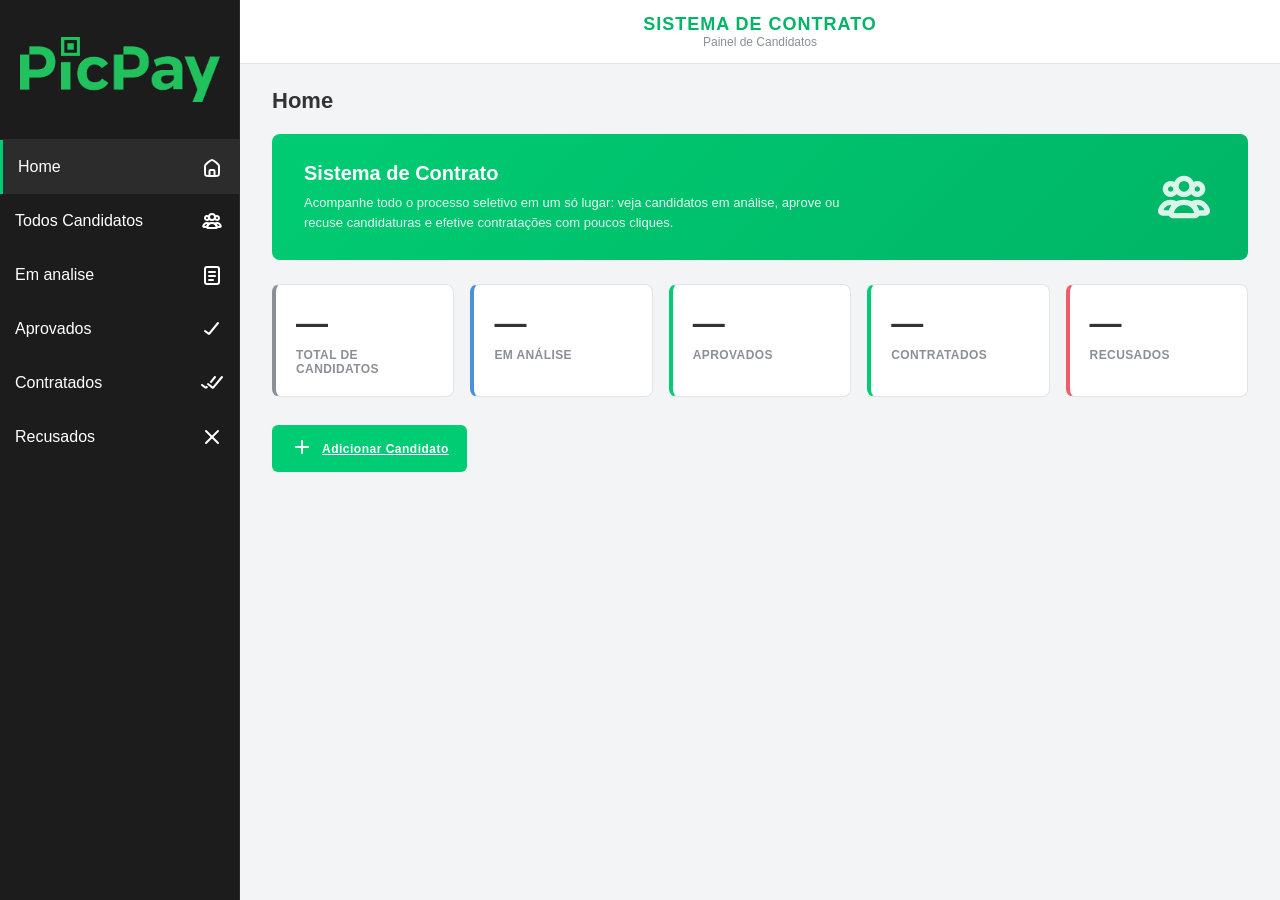
<file: frontend/index.html>
<!DOCTYPE html>
<html lang="pt-BR">
<head>
    <meta charset="UTF-8">
    <meta name="viewport" content="width=device-width, initial-scale=1.0">
    <title>Gestão de Funcionários</title>
    <link rel="stylesheet" href="css/style.css">
</head>
<body>
    <div class="layout">

        <aside class="sidebar">
            <div class="sidebar-logo">
                <img src="assets/logo.png" width="200">
            </div>
            <a class="sidebar-button active" href="index.html">
                <p>Home</p>
                <img src="assets/icons/home_icon.svg" alt="">
            </a>
            <a class="sidebar-button" href="html/funcionarios.html">
                <p>Todos Candidatos</p>
                <img src="assets/icons/all_workers.svg" alt="">
            </a>
            <a class="sidebar-button" href="html/em-analise.html">
                <p>Em analise</p>
                <img src="assets/icons/document_icon.svg" alt="">
            </a>
            <a class="sidebar-button" href="html/aprovados.html">
                <p>Aprovados</p>
                <img src="assets/icons/check_icon.svg" alt="">
            </a>
            <a class="sidebar-button" href="html/contratados.html">
                <p>Contratados</p>
                <img src="assets/icons/double_check_icon.svg" alt="">
            </a>
            <a class="sidebar-button" href="html/recusados.html">
                <p>Recusados</p>
                <img src="assets/icons/close_icon.svg" alt="">
            </a>
        </aside>

        <div class="content">

            <header class="topbar">

                <div class="topbar-title">
                    <h1>SISTEMA DE CONTRATO</h1>
                    <span>Painel de Candidatos</span>
                </div>
            </header>

            <main class="main">
                <h1 class="page-title page-title--home">Home</h1>

                <section class="hero-card">
                    <div class="hero-card-text">
                        <h2>Sistema de Contrato</h2>
                        <p>Acompanhe todo o processo seletivo em um só lugar: veja candidatos em análise, aprove ou recuse candidaturas e efetive contratações com poucos cliques.</p>
                    </div>
                    <img class="hero-card-icon" src="assets/icons/all_workers.svg" alt="">
                </section>

                <section class="dashboard-cards">
                    <a class="dashboard-card" href="html/funcionarios.html">
                        <span class="dashboard-card-value" id="card-total">--</span>
                        <span class="dashboard-card-label">Total de Candidatos</span>
                    </a>
                    <a class="dashboard-card dashboard-card--pending" href="html/em-analise.html">
                        <span class="dashboard-card-value" id="card-em-analise">--</span>
                        <span class="dashboard-card-label">Em Análise</span>
                    </a>
                    <a class="dashboard-card dashboard-card--approved" href="html/aprovados.html">
                        <span class="dashboard-card-value" id="card-aprovados">--</span>
                        <span class="dashboard-card-label">Aprovados</span>
                    </a>
                    <a class="dashboard-card dashboard-card--hired" href="html/contratados.html">
                        <span class="dashboard-card-value" id="card-contratados">--</span>
                        <span class="dashboard-card-label">Contratados</span>
                    </a>
                    <a class="dashboard-card dashboard-card--rejected" href="html/recusados.html">
                        <span class="dashboard-card-value" id="card-recusados">--</span>
                        <span class="dashboard-card-label">Recusados</span>
                    </a>
                </section>

                <div class="dashboard-actions">
                    <a class="btn btn-primary" href="html/funcionarios.html?cadastrar=1">
                        <span><img src="assets/icons/add_icon.svg" alt=""></span>
                        Adicionar Candidato
                    </a>
                </div>

            </main>
        </div>
    </div>
    <script src="js/dashboard.js"></script>
</body>
</html>
</file>
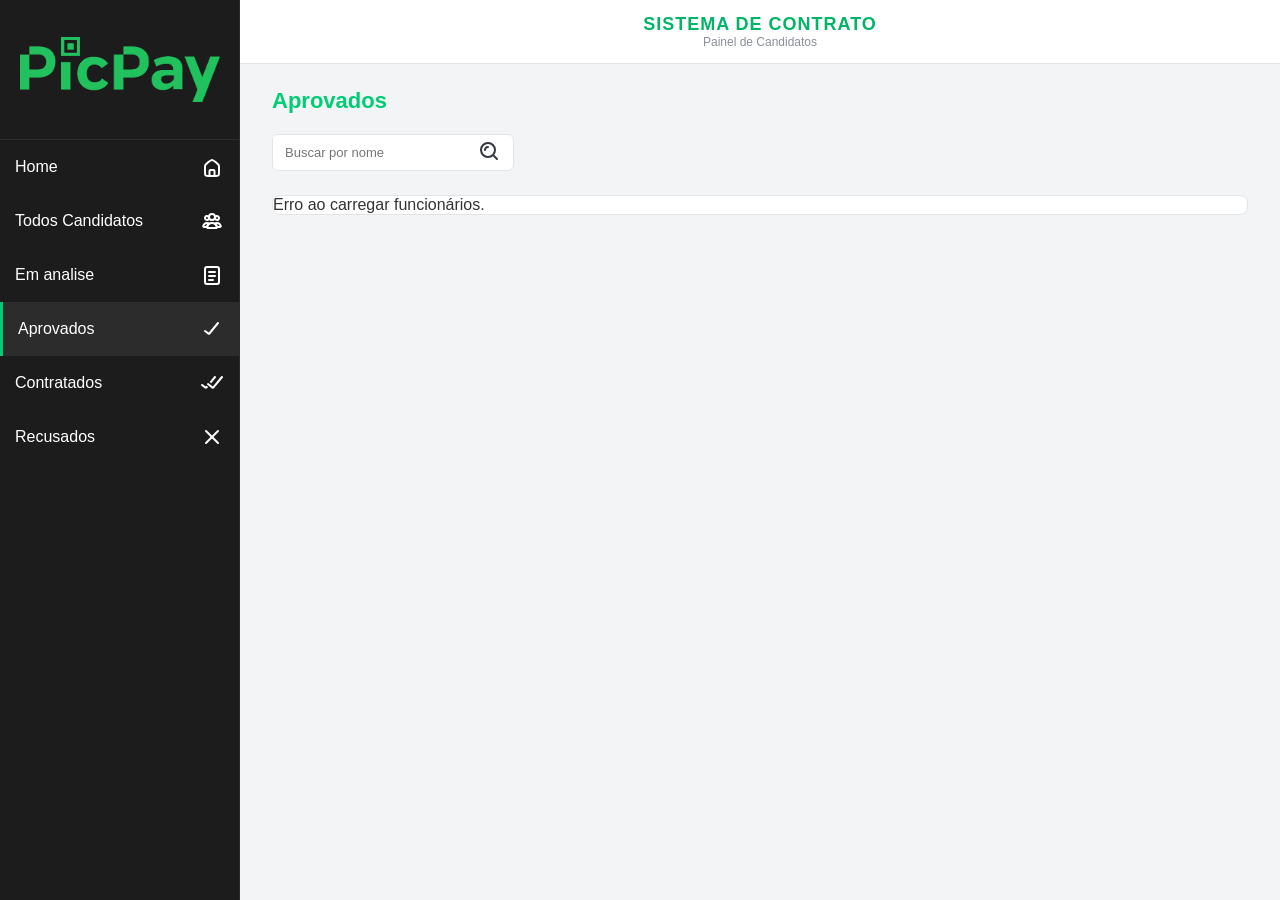
<file: frontend/html/aprovados.html>
<!DOCTYPE html>
<html lang="pt-BR">
<head>
    <meta charset="UTF-8">
    <meta name="viewport" content="width=device-width, initial-scale=1.0">
    <title>Aprovados - Gestão de Funcionários</title>
    <link rel="stylesheet" href="../css/style.css">
</head>
<body>
    <div class="layout">

        <aside class="sidebar">
            <div class="sidebar-logo">
                <img src="../assets/logo.png" width="200">
            </div>
            <a class="sidebar-button" href="../index.html">
                <p>Home</p>
                <img src="../assets/icons/home_icon.svg" alt="">
            </a>
            <a class="sidebar-button" href="funcionarios.html">
                <p>Todos Candidatos</p>
                <img src="../assets/icons/all_workers.svg" alt="">
            </a>
            <a class="sidebar-button" href="em-analise.html">
                <p>Em analise</p>
                <img src="../assets/icons/document_icon.svg" alt="">
            </a>
            <a class="sidebar-button active" href="aprovados.html">
                <p>Aprovados</p>
                <img src="../assets/icons/check_icon.svg" alt="">
            </a>
            <a class="sidebar-button" href="contratados.html">
                <p>Contratados</p>
                <img src="../assets/icons/double_check_icon.svg" alt="">
            </a>
            <a class="sidebar-button" href="recusados.html">
                <p>Recusados</p>
                <img src="../assets/icons/close_icon.svg" alt="">
            </a>
        </aside>

        <div class="content">

            <header class="topbar">

                <div class="topbar-title">
                    <h1>SISTEMA DE CONTRATO</h1>
                    <span>Painel de Candidatos</span>
                </div>
            </header>

            <main class="main">
                <h1 class="page-title page-title--approved">Aprovados</h1>

                <div class="toolbar">
                    <div class="search-box">
                        <input type="text" placeholder="Buscar por nome">
                        <button class="search-btn" type="button" aria-label="Buscar">
                            <span><img src="../assets/icons/search_icon_dark.svg"></span>
                        </button>
                    </div>
                </div>

                <section class="employee-list" data-status="APROVADO" data-actions="reject,hire,edit" data-show-status="false">
                </section>

            </main>
        </div>
    </div>
    <script src="../js/lista-funcionarios.js"></script>
    <script src="../js/detalhes-funcionario.js"></script>
    <script src="../js/editar-funcionario.js"></script>
</body>
</html>
</file>
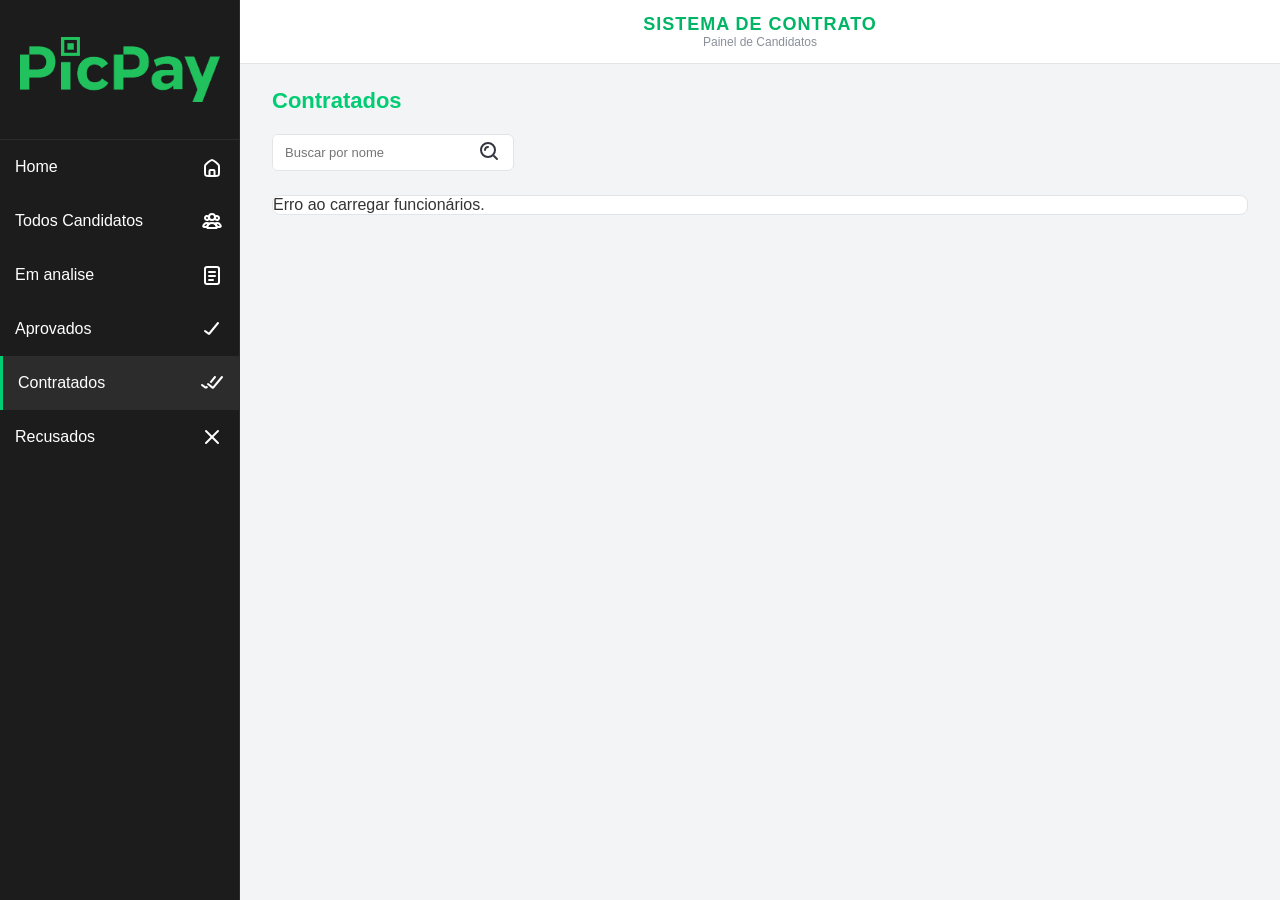
<file: frontend/html/contratados.html>
<!DOCTYPE html>
<html lang="pt-BR">
<head>
    <meta charset="UTF-8">
    <meta name="viewport" content="width=device-width, initial-scale=1.0">
    <title>Contratados - Gestão de Funcionários</title>
    <link rel="stylesheet" href="../css/style.css">
</head>
<body>
    <div class="layout">

        <aside class="sidebar">
            <div class="sidebar-logo">
                <img src="../assets/logo.png" width="200">
            </div>
            <a class="sidebar-button" href="../index.html">
                <p>Home</p>
                <img src="../assets/icons/home_icon.svg" alt="">
            </a>
            <a class="sidebar-button" href="funcionarios.html">
                <p>Todos Candidatos</p>
                <img src="../assets/icons/all_workers.svg" alt="">
            </a>
            <a class="sidebar-button" href="em-analise.html">
                <p>Em analise</p>
                <img src="../assets/icons/document_icon.svg" alt="">
            </a>
            <a class="sidebar-button" href="aprovados.html">
                <p>Aprovados</p>
                <img src="../assets/icons/check_icon.svg" alt="">
            </a>
            <a class="sidebar-button active" href="contratados.html">
                <p>Contratados</p>
                <img src="../assets/icons/double_check_icon.svg" alt="">
            </a>
            <a class="sidebar-button" href="recusados.html">
                <p>Recusados</p>
                <img src="../assets/icons/close_icon.svg" alt="">
            </a>
        </aside>

        <div class="content">

            <header class="topbar">

                <div class="topbar-title">
                    <h1>SISTEMA DE CONTRATO</h1>
                    <span>Painel de Candidatos</span>
                </div>
            </header>

            <main class="main">
                <h1 class="page-title page-title--hired">Contratados</h1>

                <div class="toolbar">
                    <div class="search-box">
                        <input type="text" placeholder="Buscar por nome">
                        <button class="search-btn" type="button" aria-label="Buscar">
                            <span><img src="../assets/icons/search_icon_dark.svg"></span>
                        </button>
                    </div>
                </div>

                <section class="employee-list" data-status="CONTRATADO" data-actions="edit" data-show-status="false">
                </section>

            </main>
        </div>
    </div>
    <script src="../js/lista-funcionarios.js"></script>
    <script src="../js/detalhes-funcionario.js"></script>
    <script src="../js/editar-funcionario.js"></script>
</body>
</html>
</file>
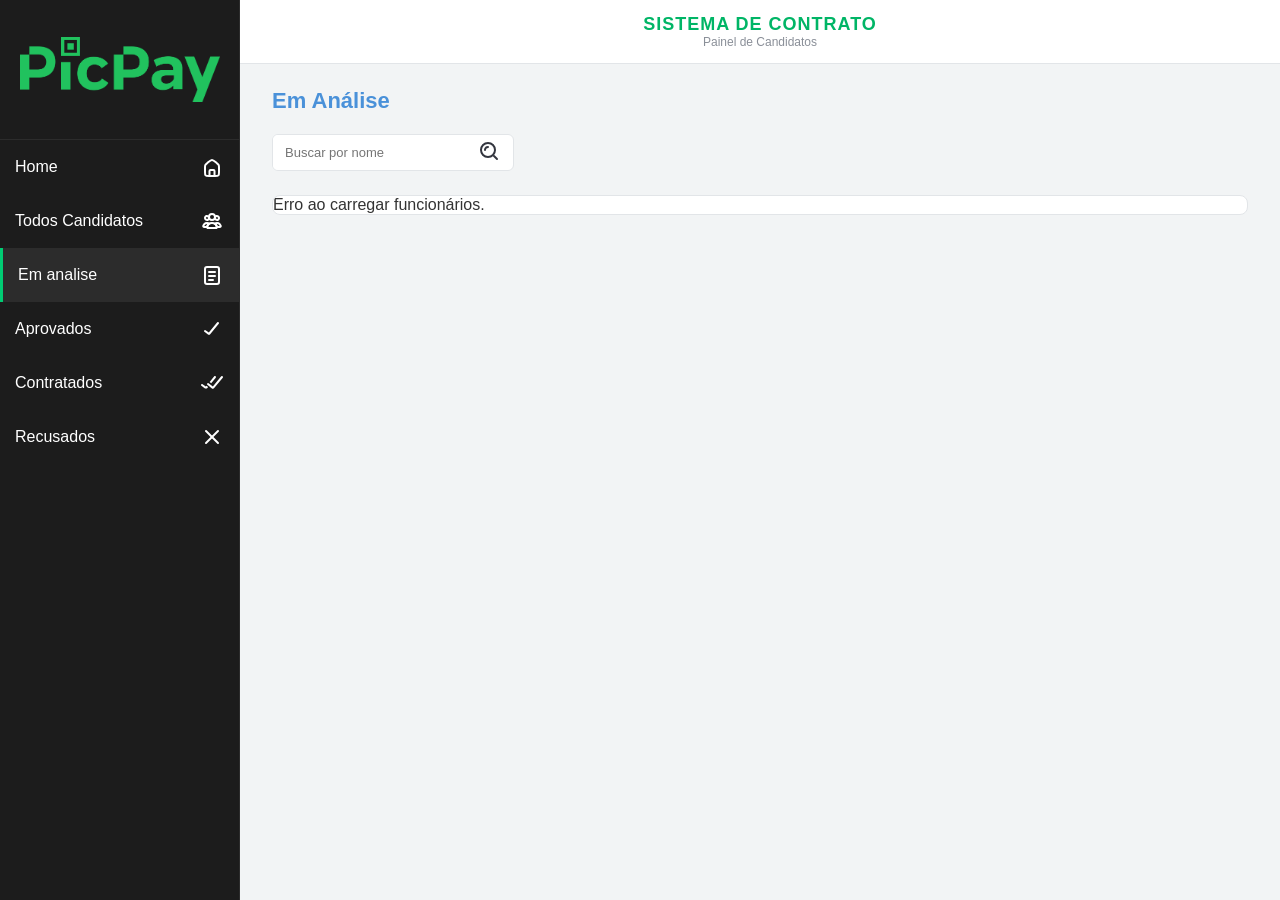
<file: frontend/html/em-analise.html>
<!DOCTYPE html>
<html lang="pt-BR">
<head>
    <meta charset="UTF-8">
    <meta name="viewport" content="width=device-width, initial-scale=1.0">
    <title>Em Análise - Gestão de Funcionários</title>
    <link rel="stylesheet" href="../css/style.css">
</head>
<body>
    <div class="layout">

        <aside class="sidebar">
            <div class="sidebar-logo">
                <img src="../assets/logo.png" width="200">
            </div>
            <a class="sidebar-button" href="../index.html">
                <p>Home</p>
                <img src="../assets/icons/home_icon.svg" alt="">
            </a>
            <a class="sidebar-button" href="funcionarios.html">
                <p>Todos Candidatos</p>
                <img src="../assets/icons/all_workers.svg" alt="">
            </a>
            <a class="sidebar-button active" href="em-analise.html">
                <p>Em analise</p>
                <img src="../assets/icons/document_icon.svg" alt="">
            </a>
            <a class="sidebar-button" href="aprovados.html">
                <p>Aprovados</p>
                <img src="../assets/icons/check_icon.svg" alt="">
            </a>
            <a class="sidebar-button" href="contratados.html">
                <p>Contratados</p>
                <img src="../assets/icons/double_check_icon.svg" alt="">
            </a>
            <a class="sidebar-button" href="recusados.html">
                <p>Recusados</p>
                <img src="../assets/icons/close_icon.svg" alt="">
            </a>
        </aside>

        <div class="content">

            <header class="topbar">

                <div class="topbar-title">
                    <h1>SISTEMA DE CONTRATO</h1>
                    <span>Painel de Candidatos</span>
                </div>
            </header>

            <main class="main">
                <h1 class="page-title page-title--pending">Em Análise</h1>

                <div class="toolbar">
                    <div class="search-box">
                        <input type="text" placeholder="Buscar por nome">
                        <button class="search-btn" type="button" aria-label="Buscar">
                            <span><img src="../assets/icons/search_icon_dark.svg"></span>
                        </button>
                    </div>
                </div>

                <section class="employee-list" data-status="EM_ANALISE" data-actions="reject,approve,edit" data-show-status="false">
                </section>

            </main>
        </div>
    </div>
    <script src="../js/lista-funcionarios.js"></script>
    <script src="../js/detalhes-funcionario.js"></script>
    <script src="../js/editar-funcionario.js"></script>
</body>
</html>
</file>
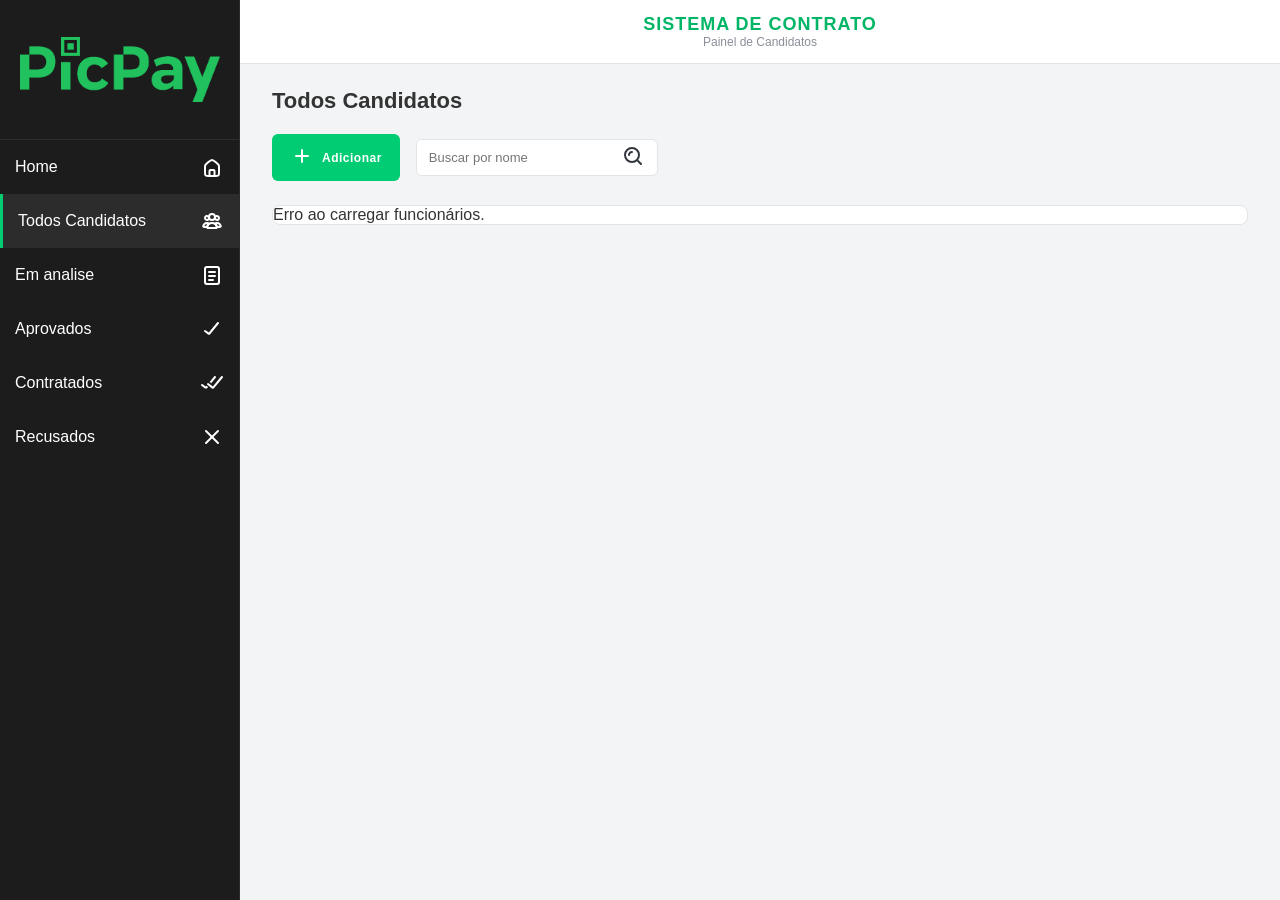
<file: frontend/html/funcionarios.html>
<!DOCTYPE html>
<html lang="pt-BR">
<head>
    <meta charset="UTF-8">
    <meta name="viewport" content="width=device-width, initial-scale=1.0">
    <title>Todos Candidatos - Gestão de Funcionários</title>
    <link rel="stylesheet" href="../css/style.css">
</head>
<body>
    <div class="layout">

        <aside class="sidebar">
            <div class="sidebar-logo">
                <img src="../assets/logo.png" width="200">
            </div>
            <a class="sidebar-button" href="../index.html">
                <p>Home</p>
                <img src="../assets/icons/home_icon.svg" alt="">
            </a>
            <a class="sidebar-button active" href="funcionarios.html">
                <p>Todos Candidatos</p>
                <img src="../assets/icons/all_workers.svg" alt="">
            </a>
            <a class="sidebar-button" href="em-analise.html">
                <p>Em analise</p>
                <img src="../assets/icons/document_icon.svg" alt="">
            </a>
            <a class="sidebar-button" href="aprovados.html">
                <p>Aprovados</p>
                <img src="../assets/icons/check_icon.svg" alt="">
            </a>
            <a class="sidebar-button" href="contratados.html">
                <p>Contratados</p>
                <img src="../assets/icons/double_check_icon.svg" alt="">
            </a>
            <a class="sidebar-button" href="recusados.html">
                <p>Recusados</p>
                <img src="../assets/icons/close_icon.svg" alt="">
            </a>
        </aside>

        <div class="content">

            <header class="topbar">

                <div class="topbar-title">
                    <h1>SISTEMA DE CONTRATO</h1>
                    <span>Painel de Candidatos</span>
                </div>
            </header>

            <main class="main">
                <h1 class="page-title page-title--all">Todos Candidatos</h1>

                <div class="toolbar">
                    <button class="btn btn-primary" type="button">
                        <span><img src="../assets/icons/add_icon.svg" alt=""></span>
                        Adicionar
                    </button>

                    <div class="search-box">
                        <input type="text" placeholder="Buscar por nome">
                        <button class="search-btn" type="button" aria-label="Buscar">
                            <span><img src="../assets/icons/search_icon_dark.svg"></span>
                        </button>
                    </div>
                </div>

                <section class="employee-list" data-status="" data-actions="edit" data-show-status="true">
                </section>

            </main>
        </div>
    </div>
    <script src="../js/lista-funcionarios.js"></script>
    <script src="../js/detalhes-funcionario.js"></script>
    <script src="../js/editar-funcionario.js"></script>
    <script src="../js/cadastro-funcionario.js"></script>
</body>
</html>
</file>
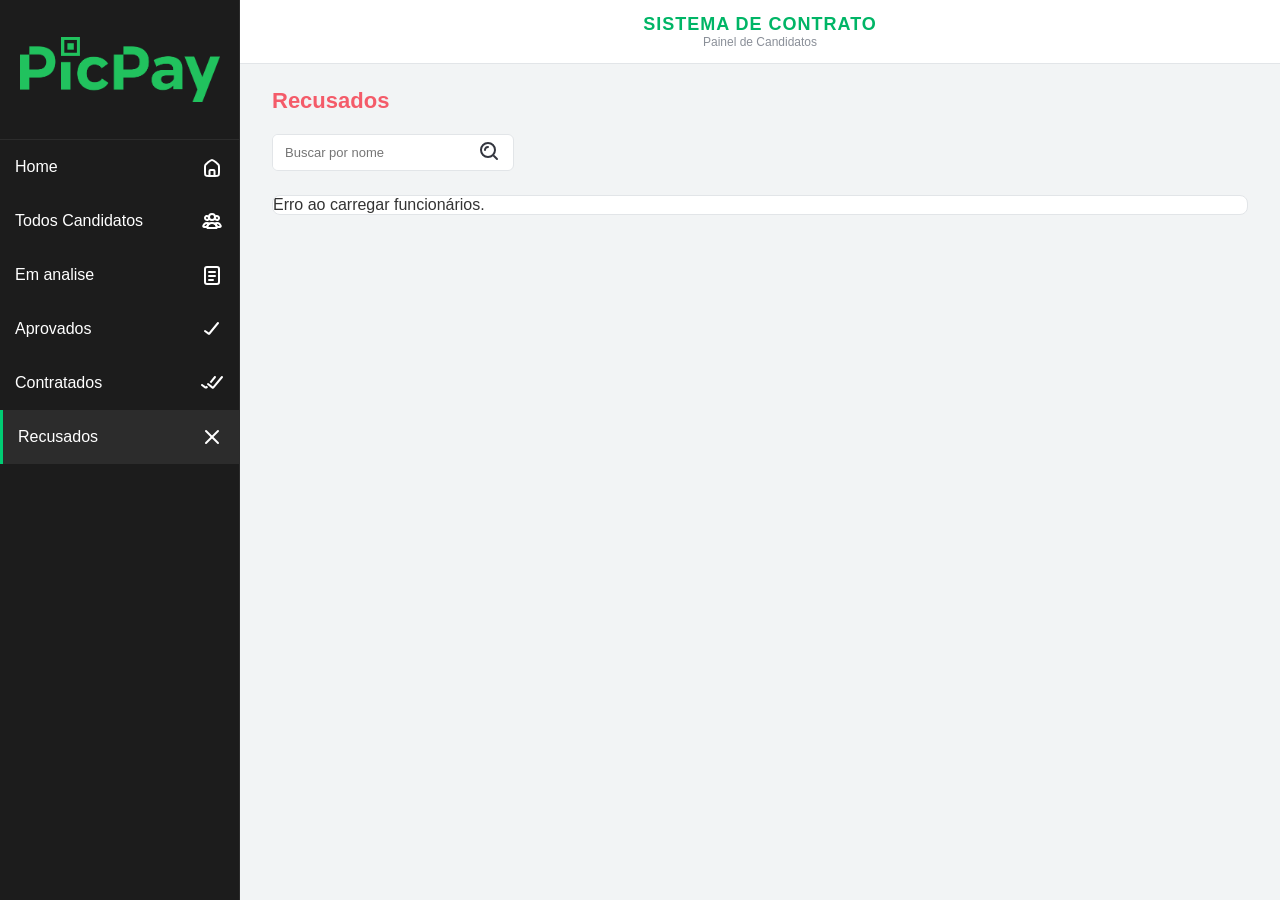
<file: frontend/html/recusados.html>
<!DOCTYPE html>
<html lang="pt-BR">
<head>
    <meta charset="UTF-8">
    <meta name="viewport" content="width=device-width, initial-scale=1.0">
    <title>Recusados - Gestão de Funcionários</title>
    <link rel="stylesheet" href="../css/style.css">
</head>
<body>
    <div class="layout">

        <aside class="sidebar">
            <div class="sidebar-logo">
                <img src="../assets/logo.png" width="200">
            </div>
            <a class="sidebar-button" href="../index.html">
                <p>Home</p>
                <img src="../assets/icons/home_icon.svg" alt="">
            </a>
            <a class="sidebar-button" href="funcionarios.html">
                <p>Todos Candidatos</p>
                <img src="../assets/icons/all_workers.svg" alt="">
            </a>
            <a class="sidebar-button" href="em-analise.html">
                <p>Em analise</p>
                <img src="../assets/icons/document_icon.svg" alt="">
            </a>
            <a class="sidebar-button" href="aprovados.html">
                <p>Aprovados</p>
                <img src="../assets/icons/check_icon.svg" alt="">
            </a>
            <a class="sidebar-button" href="contratados.html">
                <p>Contratados</p>
                <img src="../assets/icons/double_check_icon.svg" alt="">
            </a>
            <a class="sidebar-button active" href="recusados.html">
                <p>Recusados</p>
                <img src="../assets/icons/close_icon.svg" alt="">
            </a>
        </aside>

        <div class="content">

            <header class="topbar">

                <div class="topbar-title">
                    <h1>SISTEMA DE CONTRATO</h1>
                    <span>Painel de Candidatos</span>
                </div>
            </header>

            <main class="main">
                <h1 class="page-title page-title--rejected">Recusados</h1>

                <div class="toolbar">
                    <div class="search-box">
                        <input type="text" placeholder="Buscar por nome">
                        <button class="search-btn" type="button" aria-label="Buscar">
                            <span><img src="../assets/icons/search_icon_dark.svg"></span>
                        </button>
                    </div>
                </div>

                <section class="employee-list" data-status="REPROVADO" data-actions="undo,edit" data-show-status="false">
                </section>

            </main>
        </div>
    </div>
    <script src="../js/lista-funcionarios.js"></script>
    <script src="../js/detalhes-funcionario.js"></script>
    <script src="../js/editar-funcionario.js"></script>
</body>
</html>
</file>
<file: frontend/css/style.css>
:root {
    --color-primary: #00cc73;
    --color-primary-dark: #00b566;
    --color-sidebar-bg: #1c1c1c;
    --color-sidebar-border: #2c2c2c;
    --color-bg: #f2f4f5;
    --color-surface: #ffffff;
    --color-border: #e2e5e8;
    --color-text: #333333;
    --color-text-muted: #8a8f98;
    --color-danger: #f45b69;
    --color-info: #4a91d9;
    --color-yellow: #cfd94a;
}

* {
    box-sizing: border-box;
    margin: 0;
    padding: 0;
}

body {
    font-family: "Segoe UI", Arial, sans-serif;
    background-color: var(--color-bg);
    color: var(--color-text);
}

.layout {
    display: flex;
    min-height: 100vh;
}

/* Sidebar */
.sidebar {
    width: 240px;
    flex-shrink: 0;
    background-color: var(--color-sidebar-bg);
    border-right: 1px solid var(--color-sidebar-border);
}

.sidebar-logo {
    height: 140px;
    border-bottom: 1px solid var(--color-sidebar-border);
    display: flex;
    align-items: center;
    justify-content: center;
}

/* Content */
.content {
    flex: 1;
    display: flex;
    flex-direction: column;
    min-width: 0;
}

/* Topbar */
.topbar {
    height: 64px;
    background-color: var(--color-surface);
    border-bottom: 1px solid var(--color-border);
    display: flex;
    align-items: center;
    padding: 0 24px;
    gap: 20px;
}

.topbar-title {
    display: flex;
    flex-direction: column;
    align-items: center;
    flex: 1;
}

.topbar-title h1 {
    font-size: 18px;
    letter-spacing: 1px;
    color: var(--color-primary-dark);
}

.topbar-title span {
    font-size: 12px;
    color: var(--color-text-muted);
}

.topbar-actions {
    display: flex;
    align-items: center;
    gap: 16px;
}

.icon-btn {
    background: none;
    border: none;
    cursor: pointer;
    display: flex;
    align-items: center;
    justify-content: center;
    padding: 6px;
    border-radius: 6px;
}

.icon-btn:hover {
    background-color: var(--color-bg);
}

.user-info {
    display: flex;
    flex-direction: column;
    align-items: flex-end;
    line-height: 1.2;
}

.user-name {
    font-size: 14px;
    font-weight: 600;
}

.user-role {
    font-size: 12px;
    color: var(--color-text-muted);
}

.user-avatar {
    width: 36px;
    height: 36px;
    border-radius: 50%;
}

/* Main */
.main {
    flex: 1;
    padding: 24px 32px;
}

.page-title {
    font-size: 22px;
    margin-bottom: 20px;
}

.page-title--home {
    color: var(--color-text);
}

.page-title--pending {
    color: var(--color-info);
}

.page-title--approved,
.page-title--hired {
    color: var(--color-primary);
}

.page-title--rejected {
    color: var(--color-danger);
}

.page-title--all {
    color: var(--color-text);
}

.breadcrumb {
    display: flex;
    align-items: center;
    gap: 8px;
    font-size: 13px;
    color: var(--color-text-muted);
    margin-bottom: 20px;
}

.toolbar {
    display: flex;
    align-items: center;
    gap: 16px;
    margin-bottom: 24px;
}

.search-box {
    display: flex;
    align-items: center;
    background-color: var(--color-surface);
    border: 1px solid var(--color-border);
    border-radius: 6px;
    overflow: hidden;
    max-width: 320px;
}

.search-box input {
    border: none;
    outline: none;
    padding: 10px 12px;
    font-size: 13px;
    flex: 1;
}

.search-btn {
    background: none;
    border: none;
    padding: 0 12px;
    cursor: pointer;
    display: flex;
    align-items: center;
}

/* Buttons */
.btn {
    border: none;
    border-radius: 6px;
    padding: 10px 18px;
    font-size: 12px;
    font-weight: 700;
    letter-spacing: 0.5px;
    cursor: pointer;
    display: flex;
    align-items: center;
    gap: 8px;
}

.btn-primary {
    background-color: var(--color-primary);
    color: #ffffff;
}

.btn-primary:hover {
    background-color: var(--color-primary-dark);
}

/* Dashboard */
.hero-card {
    background: linear-gradient(135deg, var(--color-primary), var(--color-primary-dark));
    color: #ffffff;
    border-radius: 8px;
    padding: 28px 32px;
    display: flex;
    align-items: center;
    justify-content: space-between;
    gap: 24px;
    margin-bottom: 24px;
}

.hero-card-text h2 {
    font-size: 20px;
    margin-bottom: 8px;
}

.hero-card-text p {
    font-size: 13px;
    line-height: 1.5;
    opacity: 0.9;
    max-width: 560px;
}

.hero-card-icon {
    width: 64px;
    height: 64px;
    opacity: 0.85;
    flex-shrink: 0;
}

.dashboard-cards {
    display: grid;
    grid-template-columns: repeat(auto-fit, minmax(180px, 1fr));
    gap: 16px;
    margin-bottom: 28px;
}

.dashboard-card {
    background-color: var(--color-surface);
    border: 1px solid var(--color-border);
    border-left: 4px solid var(--color-text-muted);
    border-radius: 8px;
    padding: 20px;
    display: flex;
    flex-direction: column;
    gap: 6px;
    text-decoration: none;
    transition: transform 0.15s ease, box-shadow 0.15s ease;
}

.dashboard-card:hover {
    transform: translateY(-2px);
    box-shadow: 0 4px 12px rgba(0, 0, 0, 0.08);
}

.dashboard-card-value {
    font-size: 32px;
    font-weight: 700;
    color: var(--color-text);
}

.dashboard-card-label {
    font-size: 12px;
    font-weight: 700;
    text-transform: uppercase;
    letter-spacing: 0.4px;
    color: var(--color-text-muted);
}

.dashboard-card--pending {
    border-left-color: var(--color-info);
}

.dashboard-card--approved,
.dashboard-card--hired {
    border-left-color: var(--color-primary);
}

.dashboard-card--rejected {
    border-left-color: var(--color-danger);
}

.dashboard-actions {
    display: flex;
}

/* Employee list */
.employee-list {
    background-color: var(--color-surface);
    border: 1px solid var(--color-border);
    border-radius: 8px;
    overflow: hidden;
}

.employee-row {
    display: flex;
    align-items: center;
    justify-content: space-between;
    padding: 16px 24px;
    border-bottom: 1px solid var(--color-border);
}

.employee-row:last-child {
    border-bottom: none;
}

.employee-info {
    display: flex;
    align-items: center;
    gap: 14px;
}

.employee-avatar {
    width: 44px;
    height: 44px;
    border-radius: 50%;
    flex-shrink: 0;
}

.employee-text {
    display: flex;
    flex-direction: column;
}

.employee-name {
    font-size: 15px;
    font-weight: 600;
    color: var(--color-text);
}

.employee-role {
    font-size: 12px;
    color: var(--color-text);
    opacity: 0.5;
}

.employee-status {
    font-size: 11px;
    font-weight: 700;
    text-transform: uppercase;
    letter-spacing: 0.4px;
    margin-top: 4px;
}

.status-pending {
    color: var(--color-info);
}

.status-approved,
.status-hired {
    color: var(--color-primary);
}

.status-rejected {
    color: var(--color-danger);
}

.employee-actions {
    display: flex;
    gap: 10px;
}

.btn-reject {
    background-color: var(--color-danger);
    color: #ffffff;
}

.btn-approve {
    background-color: var(--color-primary);
    color: #ffffff;
}

.btn-edit {
    background-color: var(--color-info);
    color: #ffffff;
}

.btn-undo {
    background-color: var(--color-yellow);
    color: #ffffff
}

/* Empty state */
.empty-state {
    display: flex;
    flex-direction: column;
    align-items: center;
    justify-content: center;
    gap: 16px;
    padding: 56px 24px;
    text-align: center;
}

.empty-state-text {
    color: var(--color-text-muted);
    font-size: 14px;
}

.btn-goto {
    background-color: var(--color-primary);
    color: #ffffff;
    text-decoration: none;
}

.btn-goto:hover {
    background-color: var(--color-primary-dark);
}

/* Generic placeholder (icons, logo, avatars) */
.placeholder-icon {
    background-color: #d9dde1;
    border: 1px dashed #a9afb6;
}

.placeholder-icon--sm {
    width: 20px;
    height: 20px;
    display: inline-block;
    border-radius: 4px;
}


.sidebar-button {
    background-color: var(--color-sidebar-bg);
    color: var(--color-surface);
    text-decoration: none;
    display: flex;
    justify-content: space-between;
    align-items: center;

    padding: 15px;
    width: 100%;
    border-color: var(--color-sidebar-border);
}


.sidebar-button:hover {
    background-color: var(--color-text);
}

.sidebar-button.active {
    background-color: var(--color-sidebar-border);
    border-left: 3px solid var(--color-primary);
}

/* Modal / Dialog */
.modal-overlay {
    position: fixed;
    inset: 0;
    background-color: rgba(0, 0, 0, 0.5);
    display: flex;
    align-items: center;
    justify-content: center;
    z-index: 1000;
}

.modal-overlay[hidden] {
    display: none;
}

.modal {
    background-color: var(--color-surface);
    border-radius: 12px;
    width: 720px;
    max-width: calc(100vw - 32px);
    max-height: calc(100vh - 32px);
    overflow-y: auto;
    box-shadow: 0 10px 40px rgba(0, 0, 0, 0.2);
}

.modal-header {
    display: flex;
    align-items: center;
    justify-content: space-between;
    padding: 20px 24px;
    border-bottom: 1px solid var(--color-border);
}

.modal-header h2 {
    font-size: 18px;
}

.modal-close {
    background: none;
    border: none;
    cursor: pointer;
    font-size: 20px;
    line-height: 1;
    color: var(--color-text-muted);
    padding: 4px;
}

.modal-close:hover {
    color: var(--color-text);
}

.modal-body {
    display: flex;
    gap: 24px;
    padding: 24px;
}

.modal-photo {
    width: 200px;
    height: 200px;
    flex-shrink: 0;
    border-radius: 12px;
    display: flex;
    align-items: center;
    justify-content: center;
}

.modal-photo img {
    width: 64px;
    height: 64px;
    opacity: 0.5;
}

.modal-photo .detail-avatar {
    width: 200px;
    height: 200px;
    object-fit: cover;
    border-radius: 12px;
    opacity: 1;
}

.modal-form {
    flex: 1;
    display: flex;
    flex-direction: column;
    gap: 14px;
}

.form-field {
    display: flex;
    flex-direction: column;
    gap: 6px;
}

.form-field label {
    font-size: 12px;
    font-weight: 600;
    color: var(--color-text-muted);
}

.form-field label .required {
    color: var(--color-danger);
}

.form-field input {
    border: 1px solid var(--color-border);
    border-radius: 6px;
    padding: 10px 12px;
    font-size: 13px;
    font-family: inherit;
    outline: none;
}

.form-field input:focus {
    border-color: var(--color-primary);
}

.form-row {
    display: flex;
    gap: 14px;
}

.form-row .form-field,
.form-row .detail-field {
    flex: 1;
}

.detail-field {
    display: flex;
    flex-direction: column;
    gap: 4px;
}

.detail-label {
    font-size: 12px;
    font-weight: 600;
    color: var(--color-text-muted);
}

.detail-value {
    font-size: 14px;
    color: var(--color-text);
}

.detail-value--id {
    font-family: "Consolas", monospace;
    font-size: 11px;
    color: var(--color-text-muted);
    word-break: break-all;
}

.modal-footer {
    display: flex;
    justify-content: flex-end;
    gap: 12px;
    padding: 16px 24px;
    border-top: 1px solid var(--color-border);
}

.btn-secondary {
    background-color: var(--color-bg);
    color: var(--color-text);
    border: 1px solid var(--color-border);
}

.btn-secondary:hover {
    background-color: var(--color-border);
}

.form-error {
    color: var(--color-danger);
    font-size: 12px;
    min-height: 16px;
}
</file>
